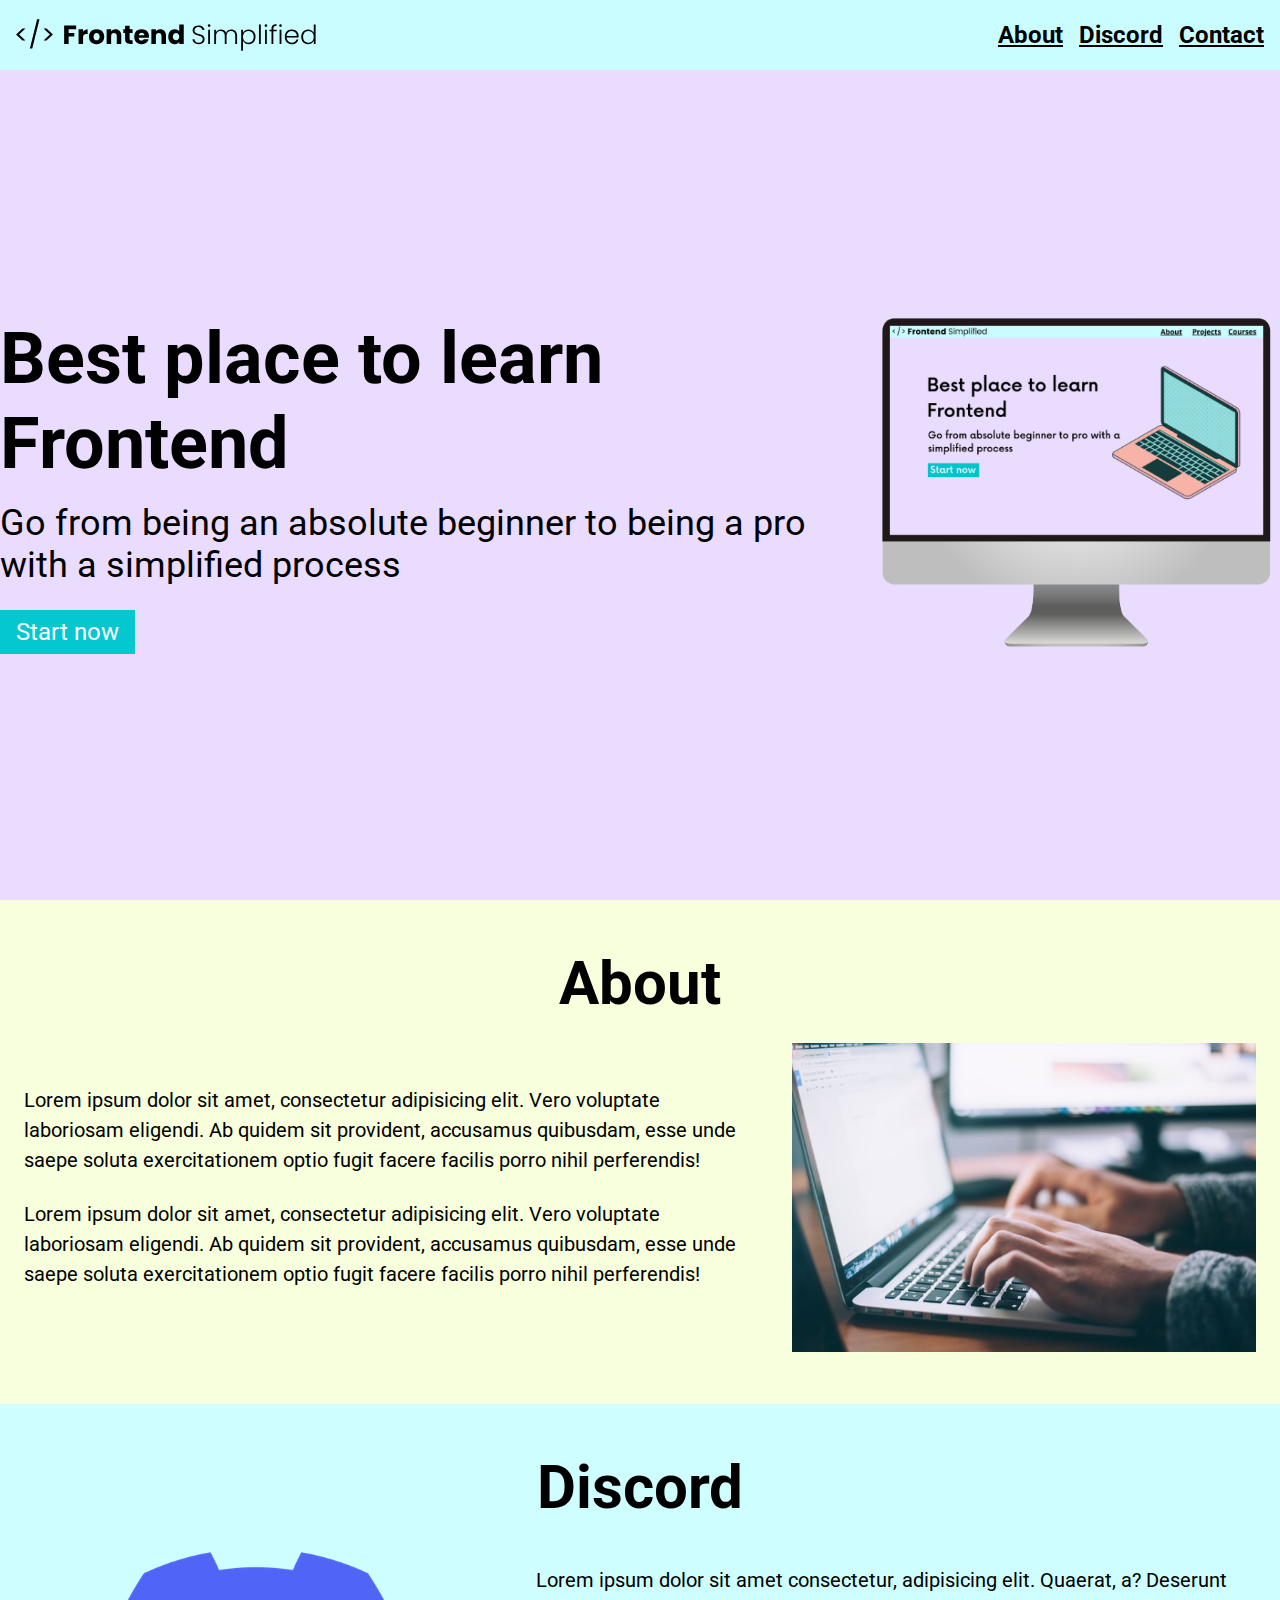
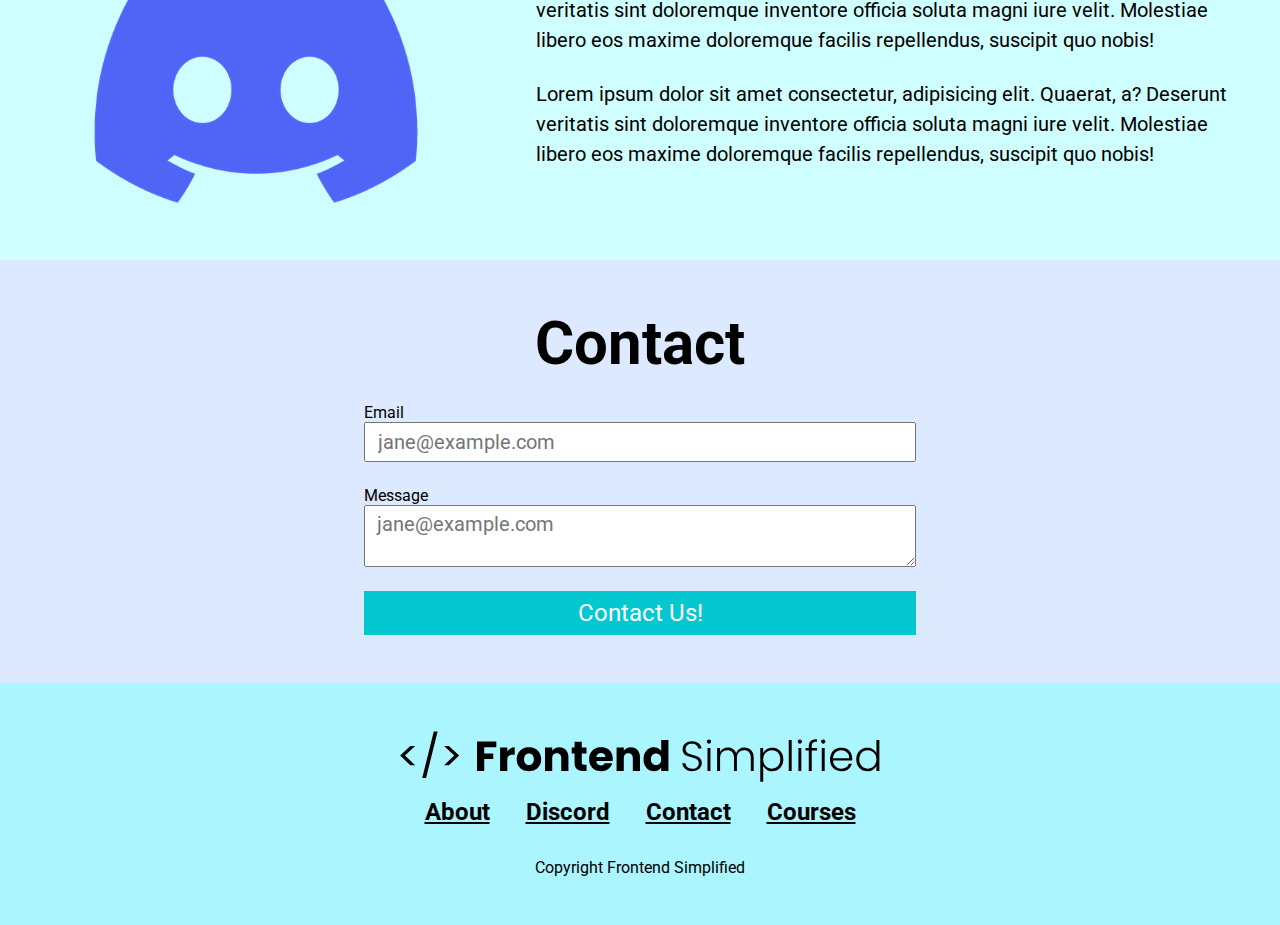
<file: index.html>
<!DOCTYPE html>
<html lang="en">
  <head>
    <meta charset="UTF-8" />
    <meta name="viewport" content="width=device-width, initial-scale=1.0" />
    <title>Document</title>
    <link rel="stylesheet" href="./style.css" />
  </head>
  <body>
    <section>
      <nav>
        <img src="./assets/FES.svg" class="logo" alt="" />
        <ul>
          <li><a href="#about">About</a></li>
          <li><a href="#discord">Discord</a></li>
          <li><a href="#contact">Contact</a></li>
        </ul>
      </nav>
      <header>
        <div class="row">
          <div class="home__description">
            <h1>Best place to learn Frontend</h1>
            <p class="subheader">
              Go from being an absolute beginner to being a pro with a
              simplified process
            </p>
            <button class="home__description--button">Start now</button>
          </div>
          <figure>
            <img src="./assets/laptop.png" alt="home page img" />
          </figure>
        </div>
      </header>
    </section>
    <main>
      <section id="about">
        <h2>About</h2>
        <div class="row">
          <div class="section__description">
            <div class="section__description--wrapper">
              <p class="section__description--para">
                Lorem ipsum dolor sit amet, consectetur adipisicing elit. Vero
                voluptate laboriosam eligendi. Ab quidem sit provident,
                accusamus quibusdam, esse unde saepe soluta exercitationem optio
                fugit facere facilis porro nihil perferendis!
              </p>
              <p class="section__description--para">
                Lorem ipsum dolor sit amet, consectetur adipisicing elit. Vero
                voluptate laboriosam eligendi. Ab quidem sit provident,
                accusamus quibusdam, esse unde saepe soluta exercitationem optio
                fugit facere facilis porro nihil perferendis!
              </p>
            </div>
            <figure class="about__img--wrapper">
              <img src="./assets/about.jpg" alt="" />
            </figure>
          </div>
        </div>
      </section>
      <section id="discord">
        <h2>Discord</h2>
        <div class="row">
          <div class="section__description">
            <figure class="about__img--wrapper">
              <img src="./assets/discord.png" alt="Discord" />
            </figure>
            <div class="section__description--wrapper">
              <p class="section__description--para">
                Lorem ipsum dolor sit amet consectetur, adipisicing elit.
                Quaerat, a? Deserunt veritatis sint doloremque inventore officia
                soluta magni iure velit. Molestiae libero eos maxime doloremque
                facilis repellendus, suscipit quo nobis!
              </p>
              <p class="section__description--para">
                Lorem ipsum dolor sit amet consectetur, adipisicing elit.
                Quaerat, a? Deserunt veritatis sint doloremque inventore officia
                soluta magni iure velit. Molestiae libero eos maxime doloremque
                facilis repellendus, suscipit quo nobis!
              </p>
            </div>
          </div>
        </div>
      </section>
      <section id="contact">
        <h2>Contact</h2>
        <form action="">
          <span>Email</span>
          <input type="text" placeholder="jane@example.com" />
          <span>Message</span>
          <textarea type="text" placeholder="jane@example.com"></textarea>
          <button>Contact Us!</button>
        </form>
      </section>
    </main>
    <footer>
      <img src="./assets/FES.svg" class="footer__logo" alt="" />
      <div class="footer__links">
        <a class="footer__link" href="#about">About</a>
        <a class="footer__link" href="#discord">Discord</a>
        <a class="footer__link" href="#contact">Contact</a>
        <a class="footer__link" href="">Courses</a>
      </div>
      <p>Copyright Frontend Simplified</p>
    </footer>
  </body>
</html>
</file>
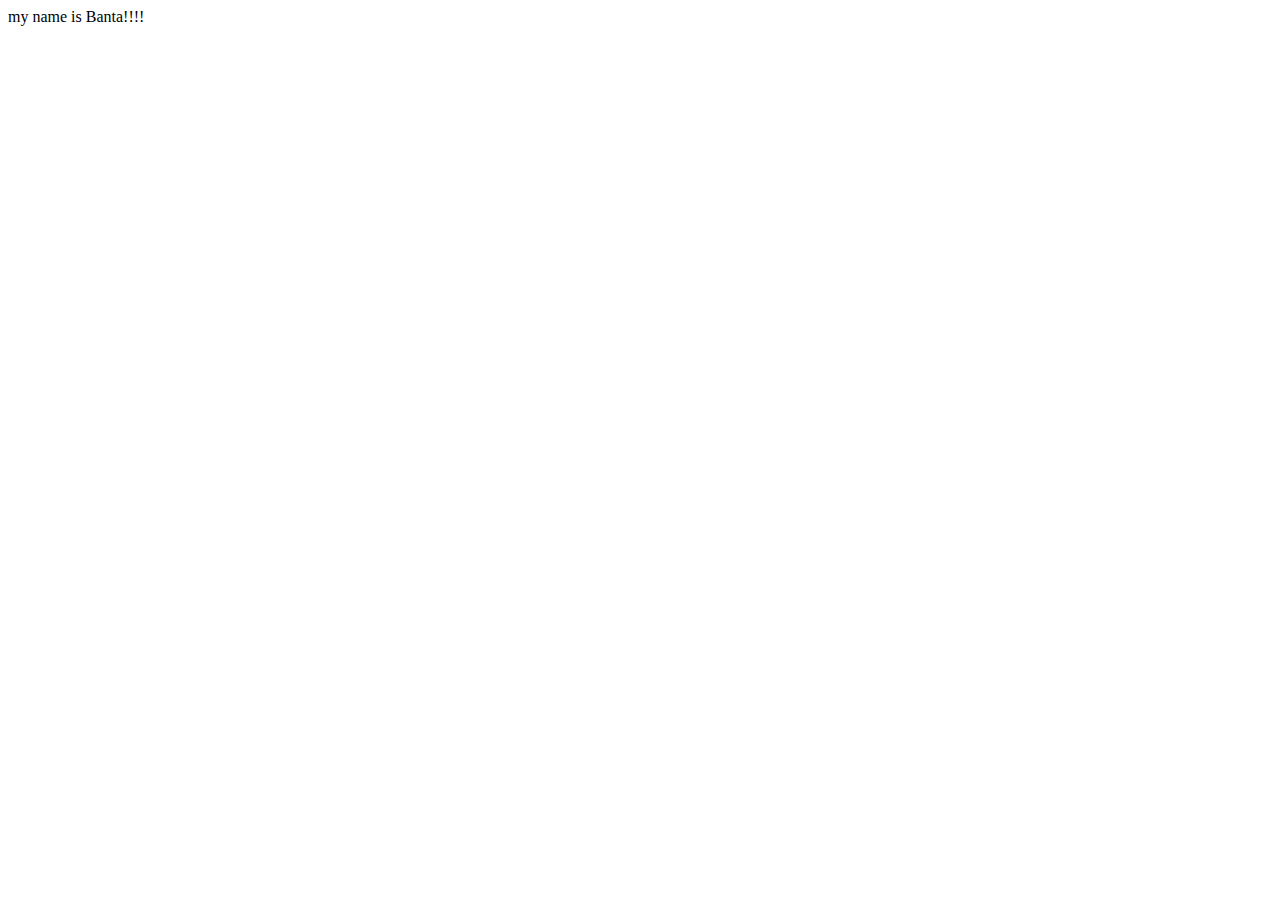
<file: dashboard.html>
<!DOCTYPE html>
<html lang="en">
<head>
    <meta charset="UTF-8">
    <meta name="viewport" content="width=, initial-scale=1.0">
    <title>Document</title>
</head>
<body>
    my name is Banta!!!!
</body>
</html>
</file>
<file: style.css>
@import url('https://fonts.googleapis.com/css2?family=Roboto:ital,wght@0,100..900;1,100..900&display=swap');

* {
    padding: 0;
    margin: 0;
    box-sizing: border-box;
    font-family: roboto;
}

nav {
    background-color: #cafdff;
    height: 70px;
    display: flex;
    justify-content: space-between;
    align-items: center;
    padding: 0 16px;
}

.logo {
    width: 300px;
}

ul {
    display: flex;
}

li {
    list-style-type: none;
    padding-left: 16px;
}

a {
    color: #000;
    font-size: 24px;
    font-weight: 700;
}

header {
    background-color: #eadcff;
    height: calc(100vh - 70px);
    display: flex;
    align-items: center;
    justify-content: center;
}

.row {
    width: 100%;
    max-width: 1300px;
    margin: 0 auto;
    display: flex;
    align-items: center;
    justify-content: center;
}

h1 {
    font-size: 72px;
}

.subheader {
    font-size: 36px;
    margin: 16px 0 24px 0;
}

button {
    background-color: #05c7cf;
    color: white;
    border: none;
    font-size: 24px;
    padding: 8px 16px;
    cursor: pointer;
}

#about,
#discord,
#contact,
footer {
    padding: 48px 0;
}

#about {
        background-color: #f8ffdc;
}

h2 {
    font-size: 60px;
    text-align: center;
    margin-bottom: 24px;
}

.section__description {
    display: flex;
    align-items: center;
    justify-content: center;
}

.about__img--wrapper {
    width: 40%;
    padding: 0 24px;
}

img {
    width: 100%;
}

.section__description--wrapper {
    width: 60%;
    padding: 0 24px;
}

.section__description--para {
    line-height: 1.5;
    font-size: 20px;
    margin-bottom: 24px;
}

#discord {
    background-color: #cefeff;
}

#contact {
    background-color: #dce9ff;
}

form {
    display: flex;
    flex-direction: column;
    width: 100%;
    max-width: 600px;
    margin: 0 auto;
    padding: 0 24px;
}

input, textarea {
    margin-bottom: 24px;
    padding: 6px 12px;
    font-size: 20px;
}

footer {
    background-color: #aaf5ff;
    display: flex;
    flex-direction: column;
    align-items: center;
}

.footer__logo {
    max-width: 480px;
    margin-bottom: 16px;
}

.footer__links {
    margin-bottom: 32px;
}

.footer__link {
    padding: 0 16px;
}

@media (max-width: 728px) {
    ul {
        display: none;
    }
    
    .row {
        flex-direction: column;
    }

    .home__description {
        margin-bottom: 24px;
        display: flex;
        flex-direction: column;
        align-items: center;
    }

    h1 {
        text-align: center;
        font-size: 60px;
    }

    .subheader {
        text-align: center;
        font-size: 28px;
    }

    .home__description--button {
        max-width: 240px;
    }

    .section__description {
        flex-direction: column;
    }

    .section__description--wrapper {
        width: 100%;
    }

    .about__img--wrapper {
        width: 100%;
    }

    #discord .section__description {
        flex-direction: column-reverse;
    }

    footer {
        padding: 48px 24px;
    }

    .footer__logo {
        max-width: 360px;
    }

    .footer__links {
        margin-bottom: 24px;
    }

    .footer__link {
        padding: 0 4px;
        font-size: 18px;
    }
}
</file>
